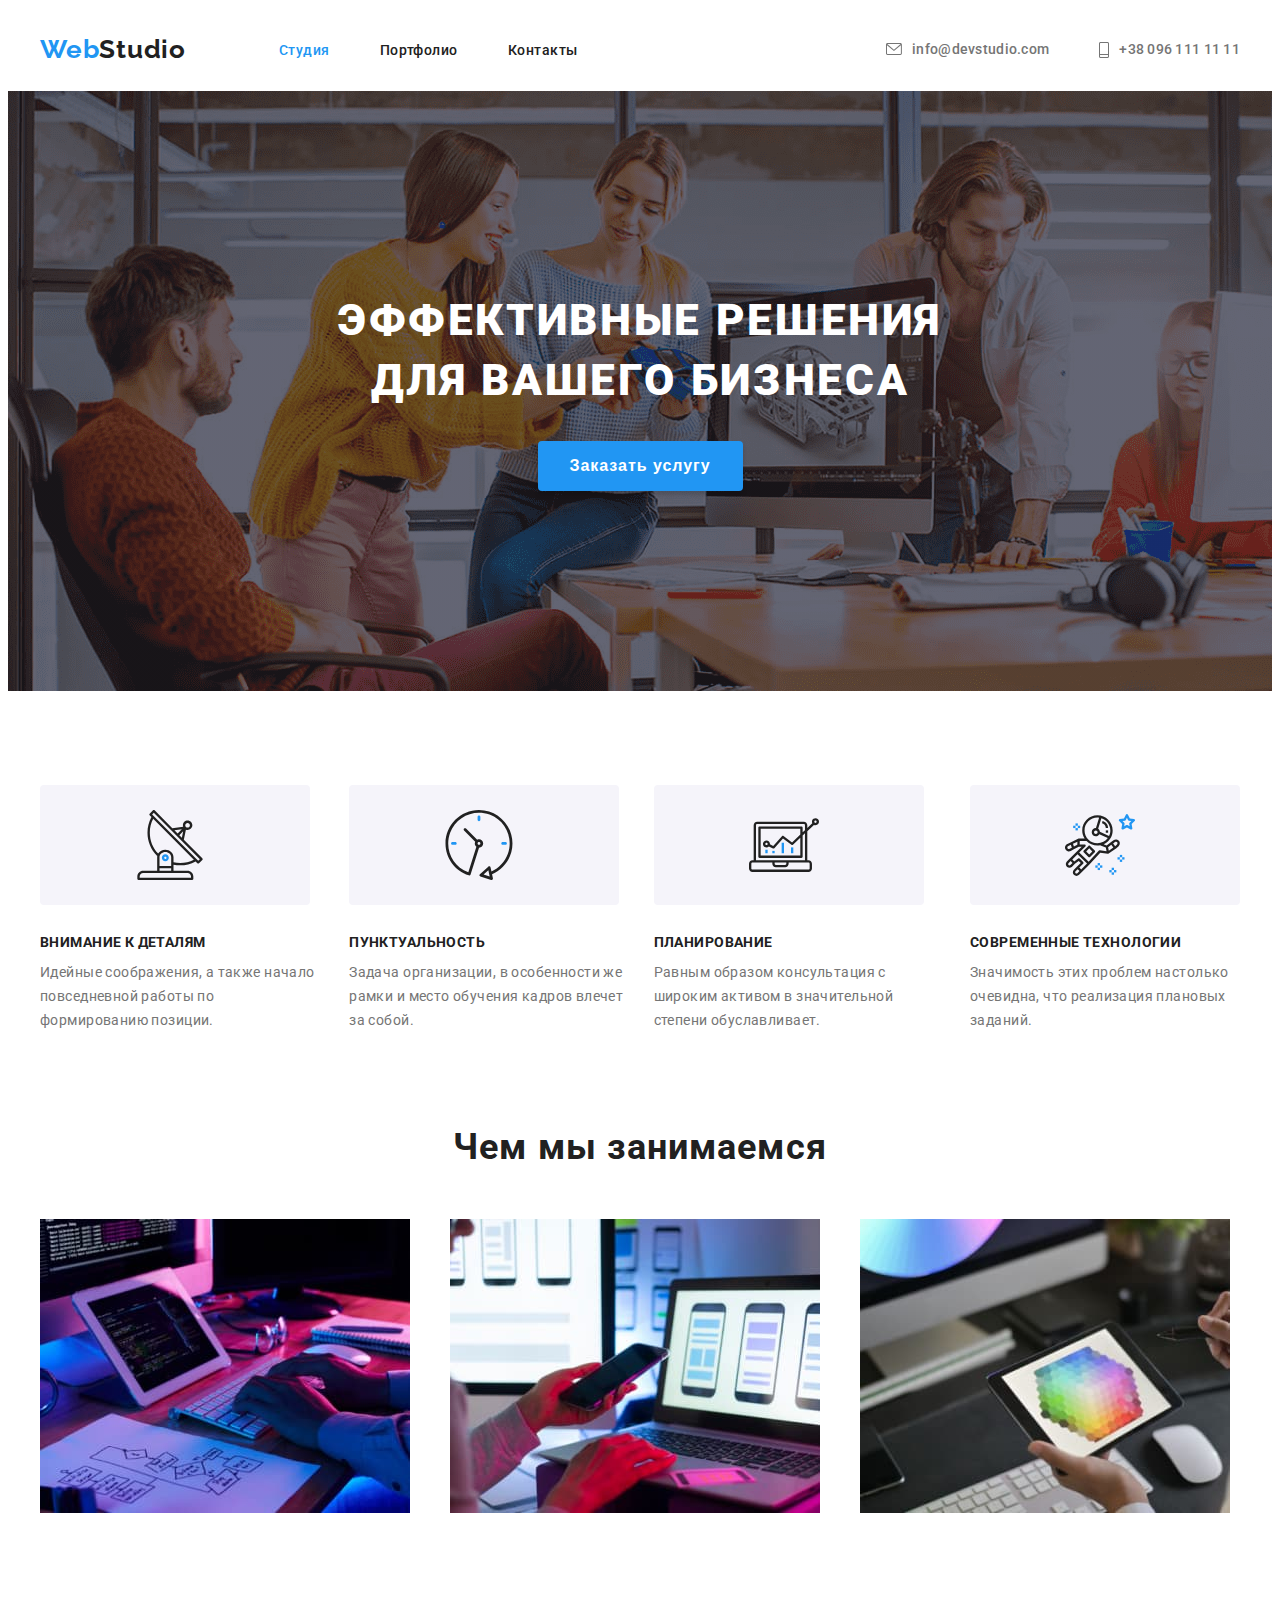
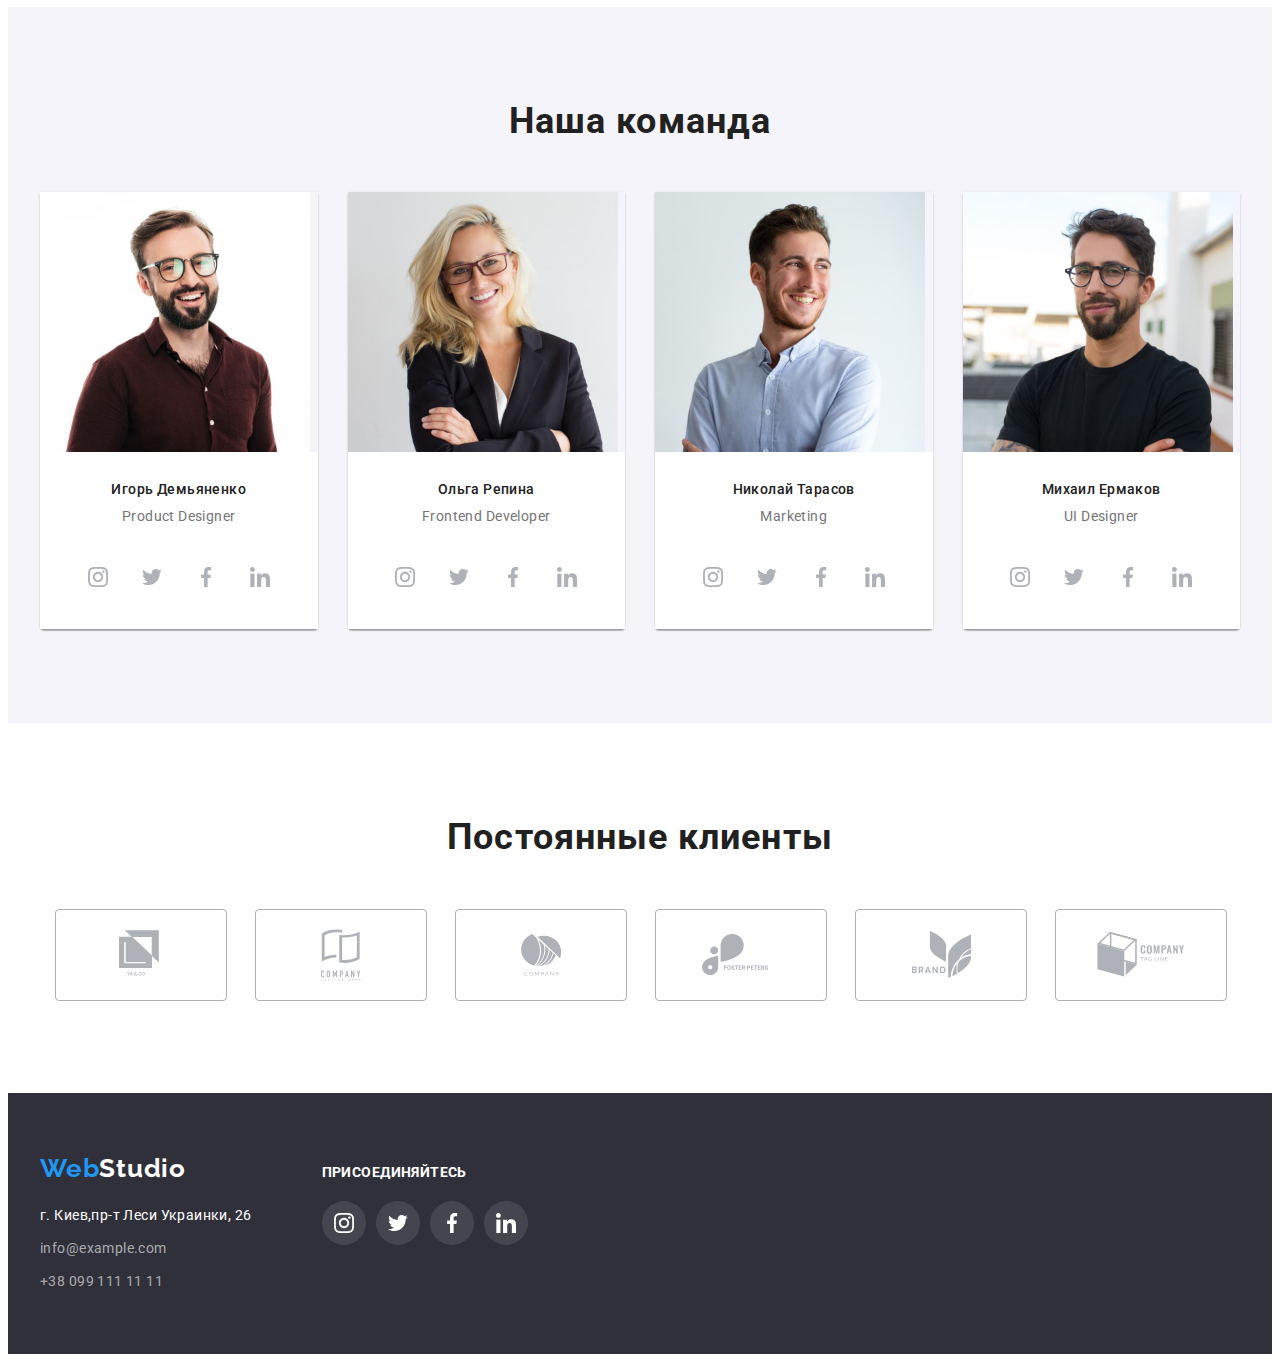
<file: index.html>
<!DOCTYPE html>
<html lang="ru">
<head>
    <meta charset="UTF-8">
    <meta name="viewport" content="width=device-width, initial-scale=1.0">
    <title>goit-markup-hw-04</title>
    <link rel="stylesheet" href="https://cdnjs.cloudflare.com/ajax/libs/modern-normalize/1.0.0/modern-normalize.min.css" integrity="sha512-ISS7cAi1PEhQ8jnbJpJZMd29NlhNj4AWYyLOSp2CE/CsHxTCu+r+t0D2yoJudVrd0/8fTVPUVDzY5Tvli75u/g==" crossorigin="anonymous" />
    <link rel="preconnect" href="https://fonts.gstatic.com">
    <link rel="preconnect" href="https://fonts.gstatic.com">
    <link href="https://fonts.googleapis.com/css2?family=Raleway:wght@700&family=Roboto:wght@400;500;700;900&display=swap" rel="stylesheet">
    <link rel="stylesheet" href="CSS/style.css">
</head>

<body>
    <header>
        <div class="container main-nav">
        <nav class="navigation">
            
            <a href="./index.html" class="link studio"><span class="web">Web</span>Studio</a>

            <ul class="site-nav">
                <li class="item"><a href="./index.html" class="active">Студия</a></li>
                <li class="item"><a href="./portfolio.html" class="nav"> Портфолио</a></li>
                <li class="item"><a href="" class="nav"> Контакты</a></li>
            </ul>

        </nav>

        <ul class="auth-nav">
            <li class="item">
                <a href="mailto:info@devstudio.com" class="info">
                <svg class="icon" width="16" height="12">
                    <use href="./Images/SVG-img/sprite.svg#icon-mail"></use>
                    </svg>
                    info@devstudio.com
            </a>
        </li>
            <li class="item">
                <a href="tel:+380991111111" class="info">
                    <svg class="icon" width="10" height="16">
                        <use href="./Images/SVG-img/sprite.svg#icon-tel"></use>
                    </svg>
                        +38 096 111 11 11
                    </a>
                </li>
        </ul>
    </div>
    </header>

    <main>
                                                    <!-- HERO -->
    <section class="hero">
        <div class="container">
        <h1 class="title">Эффективные решения<br> для вашего бизнеса</h1>

        <button type="button" class="button">Заказать услугу</button>
        </div>
    </section>

                                                <!-- Список качеств -->
    <section class="section qulity">
        <div class="container">
            <ul class="feature-list">
            <li class="item">
                <div class="thumb">
                <svg class="icon" width="70" height="70">
                    <use href="./Images/SVG-img/sprite.svg#icon-antenna"></use>
                </svg>
            </div>
                <h3 class="title">Внимание к деталям</h3>
                <p class="text">Идейные соображения, а также начало повседневной работы по формированию позиции.</p>
        
            </li>
            <li class="item">
                <div class="thumb">
                    <svg class="icon" width="70" height="70">
                        <use href="./Images/SVG-img/sprite.svg#icon-clock"></use>
                    </svg>
                </div>
                <h3 class="title">Пунктуальность</h3>
                <p class="text">Задача организации, в особенности же рамки и место обучения кадров влечет за собой.</p>
            </li>
            <li class="item">
                <div class="thumb">
                    <svg class="icon" width="70" height="70">
                        <use href="./Images/SVG-img/sprite.svg#icon-diagram"></use>
                    </svg>
                </div>
                <h3 class="title">Планирование</h3>
                <p class="text">Равным образом консультация с широким активом в значительной степени обуславливает.</p>
            </li>
            <li class="item">
                <div class="thumb">
                    <svg class="icon" width="70" height="70">
                        <use href="./Images/SVG-img/sprite.svg#icon-astronaut"></use>
                    </svg>
                </div>
                <h3 class="title">Современные технологии</h3>
                <p class="text">Значимость этих проблем настолько очевидна, что реализация плановых заданий.</p>
             </li>
             
        </ul>
    </div>
    </section>

                                            <!-- Чем мы занимаемся -->

<section class="section">

    <div class="container">
        <h2 class="suptitle">Чем мы занимаемся</h2>
        <ul class="suptitle-list">
            <li class="item"><img src="./Images/desktop.jpg" alt="desktop" width="370" height="294"></li>
            <li class="item"><img src="./Images/telephone.jpg" alt="telephone" width="370" height="294"></li>
            <li class="item"><img src="./Images/laptop.jpg" alt="laptop" width="370" height="294"></li>
        </ul>
    </div>
</section>

                                                <!-- Наша команда -->
    <section  class="team">
<div class="container">
    <h2 class="suptitle">Наша команда</h2>
    <ul class="team-list">
        <li class="item width-team">
            <img src="./Images/igor.jpg" alt="Игорь Демьяненко" width="270" height=260>
        <div class="container-team">
            <h3 class="title">Игорь Демьяненко</h3>
            <p lang="en" class="text">Product Designer</p>
            <ul class="team-social__list">
                <li class="team-social__items">
                    <a href="" class="team-social__link">
                        <svg class="team-social__icon" width="20" height="20">
                            <use href="./Images/SVG-img/sprite.svg#icon-instagram"></use>
                        </svg>
                    </a>
                </li>
                <li class="team-social__items">
                    <a href="" class="team-social__link">
                        <svg class="team-social__icon" width="20" height="20">
                            <use  href="./Images/SVG-img/sprite.svg#icon-twiter"></use>
                        </svg>
                    </a>
                </li>
                <li class="team-social__items">
                    <a href="" class="team-social__link">
                        <svg class="team-social__icon" width="20" height="20">
                            <use  href="./Images/SVG-img/sprite.svg#icon-facebook"></use>
                        </svg>
                    </a>
                </li>
                <li class="team-social__items">
                    <a href="" class="team-social__link">
                        <svg class="team-social__icon" width="20" height="20">
                            <use  href="./Images/SVG-img/sprite.svg#icon-linkedin"></use>
                        </svg>
                    </a>
                </li>
            </ul>
        </div>
        </li>
        <li class="item width-team">
            <img src="./Images/olga.jpg" alt="Ольга Репина" width="270" height=260>
        <div class="container-team">
            <h3 class="title">Ольга Репина</h3>
            <p lang="en" class="text">Frontend Developer</p>
            <ul class="team-social__list">
                <li class="team-social__items">
                    <a href="" class="team-social__link">
                        <svg class="team-social__icon" width="20" height="20">
                            <use href="./Images/SVG-img/sprite.svg#icon-instagram"></use>
                        </svg>
                    </a>
                </li>
                <li class="team-social__items">
                    <a href="" class="team-social__link">
                        <svg class="team-social__icon" width="20" height="20">
                            <use href="./Images/SVG-img/sprite.svg#icon-twiter"></use>
                        </svg>
                    </a>
                </li>
                <li class="team-social__items">
                    <a href="" class="team-social__link">
                        <svg class="team-social__icon" width="20" height="20">
                            <use href="./Images/SVG-img/sprite.svg#icon-facebook"></use>
                        </svg>
                    </a>
                </li>
                <li class="team-social__items">
                    <a href="" class="team-social__link">
                        <svg class="team-social__icon" width="20" height="20">
                            <use href="./Images/SVG-img/sprite.svg#icon-linkedin"></use>
                        </svg>
                    </a>
                </li>
            </ul>
        </div>
        </li>
        <li class="item width-team">
            <img src="./Images/nikolay.jpg" alt="Николай Тарасов" width="270" height=260>
        <div class="container-team">
            <h3 class="title">Николай Тарасов</h3>
            <p lang="en" class="text">Marketing</p>
            <ul class="team-social__list">
                <li class="team-social__items">
                    <a href="" class="team-social__link">
                        <svg class="team-social__icon" width="20" height="20">
                            <use href="./Images/SVG-img/sprite.svg#icon-instagram"></use>
                        </svg>
                    </a>
                </li>
                <li class="team-social__items">
                    <a href="" class="team-social__link">
                        <svg class="team-social__icon" width="20" height="20">
                            <use href="./Images/SVG-img/sprite.svg#icon-twiter"></use>
                        </svg>
                    </a>
                </li>
                <li class="team-social__items">
                    <a href="" class="team-social__link">
                        <svg class="team-social__icon" width="20" height="20">
                            <use href="./Images/SVG-img/sprite.svg#icon-facebook"></use>
                        </svg>
                    </a>
                </li>
                <li class="team-social__items">
                    <a href="" class="team-social__link">
                        <svg class="team-social__icon" width="20" height="20">
                            <use href="./Images/SVG-img/sprite.svg#icon-linkedin"></use>
                        </svg>
                    </a>
                </li>
            </ul>
        </div>
        </li>
        <li class="item width-team">
            <img src="./Images/mikhail.jpg" alt="Михаил Ермаков" width="270" height=260>
        <div class="container-team">
            <h3 class="title">Михаил Ермаков</h3>
            <p lang="en" class="text">UI Designer</p>
            <ul class="team-social__list">
                <li class="team-social__items">
                    <a href="" class="team-social__link">
                        <svg class="team-social__icon" width="20" height="20">
                            <use href="./Images/SVG-img/sprite.svg#icon-instagram"></use>
                        </svg>
                    </a>
                </li>
                <li class="team-social__items">
                    <a href="" class="team-social__link">
                        <svg class="team-social__icon" width="20" height="20">
                            <use href="./Images/SVG-img/sprite.svg#icon-twiter"></use>
                        </svg>
                    </a>
                </li>
                <li class="team-social__items">
                    <a href="" class="team-social__link">
                        <svg class="team-social__icon" width="20" height="20">
                            <use href="./Images/SVG-img/sprite.svg#icon-facebook"></use>
                        </svg>
                    </a>
                </li>
                <li class="team-social__items">
                    <a href="" class="team-social__link">
                        <svg class="team-social__icon" width="20" height="20">
                            <use href="./Images/SVG-img/sprite.svg#icon-linkedin"></use>
                        </svg>
                    </a>
                </li>
            </ul>
        </div>
        </li>
    </ul>
</div>
    </section>
                                                <!-- Clients -->
   <section class="section-clients">
       <div class="container">
        <h2 class="title">Постоянные клиенты</h2>

        <ul class="clients-list">
            <li class="clients-item clients-thumb">
                <a href="" class="clients-link">
                    <svg class="clients-list-icon" width="44" height="49">
                        <use href="./Images/SVG-img/sprite.svg#icon-yago"></use>
                    </svg>
                </a>
            </li>
            <li class="clients-item clients-thumb">
                <a href="" class="clients-link">
                    <svg class="clients-list-icon" width="40" height="52">
                        <use href="./Images/SVG-img/sprite.svg#icon-company"></use>
                    </svg>
                </a>
            </li>
            <li class="clients-item clients-thumb">
                <a href="" class="clients-link">
                    <svg class="clients-list-icon" width="41" height="42">
                        <use href="./Images/SVG-img/sprite.svg#icon-company2"></use>
                    </svg>
                </a>
            </li>
            <li class="clients-item clients-thumb">
                <a href="" class="clients-link">
                    <svg class="clients-list-icon" width="79" height="42">
                        <use href="./Images/SVG-img/sprite.svg#icon-foster-petrs"></use>
                    </svg>
                </a>
            </li>
            <li class="clients-item clients-thumb">
                <a href="" class="clients-link">
                    <svg class="clients-list-icon" width="59" height="47">
                        <use href="./Images/SVG-img/sprite.svg#icon-brand"></use>
                    </svg>
                </a>
            </li>
            <li class="clients-item clients-thumb">
                <a href="" class="clients-link">
                    <svg class="clients-list-icon" width="88" height="45">
                        <use href="./Images/SVG-img/sprite.svg#icon-tagline"></use>
                    </svg>
                </a>
            </li>
        </ul>
       </div>

   </section>

</main>
                                                <!-- FOOTER -->

<footer class="footer">
    <div class="container contain">
        
        <div class="contain-left">
        <div class="logo">
        <a href="./index.html" class="studio"><span class="web">Web</span>Studio</a>
        </div>

        <address class="add">
            <a href="https://goo.gl/maps/XajfWDtzmyo4P4pL7" target="blanck" rel="noopener nooreferrer" class="addres">г. Киев,пр-т Леси Украинки, 26</a>
            <a href="mailto:info@example.com" class="footer-info">info@example.com</a>
            <a href="tel:+380991111111" class="footer-info">+38 099 111 11 11</a>
        </address>
        </div>

        <div class="contain-right">
            <p class="title">присоединяйтесь</p>
            <ul class="social-list">
            <li class="social-list__item">
                <a href="" class="social-list__link">
                    <svg class="social-list-icon" width="20" height="20">
                        <use href="./Images/SVG-img/sprite.svg#icon-instagram"></use>
                    </svg>
                </a>
            </li>
            <li class="social-list__item">
                <a href="" class="social-list__link">
                    <svg class="social-list-icon" width="20" height="20">
                        <use href="./Images/SVG-img/sprite.svg#icon-twiter"></use>
                    </svg>
                </a>
            </li>
            <li class="social-list__item">
                <a href="" class="social-list__link">
                    <svg class="social-list-icon" width="20" height="20">
                        <use href="./Images/SVG-img/sprite.svg#icon-facebook"></use>
                    </svg>
                </a>
            </li>
            <li class="social-list__item">
                <a href="" class="social-list__link">
                    <svg class="social-list-icon" width="20" height="20">
                        <use href="./Images/SVG-img/sprite.svg#icon-linkedin"></use>
                    </svg>
                </a>
            </li>
            </ul>
        </div>
        
    </div>
</footer>

</body>

</html>
</file>
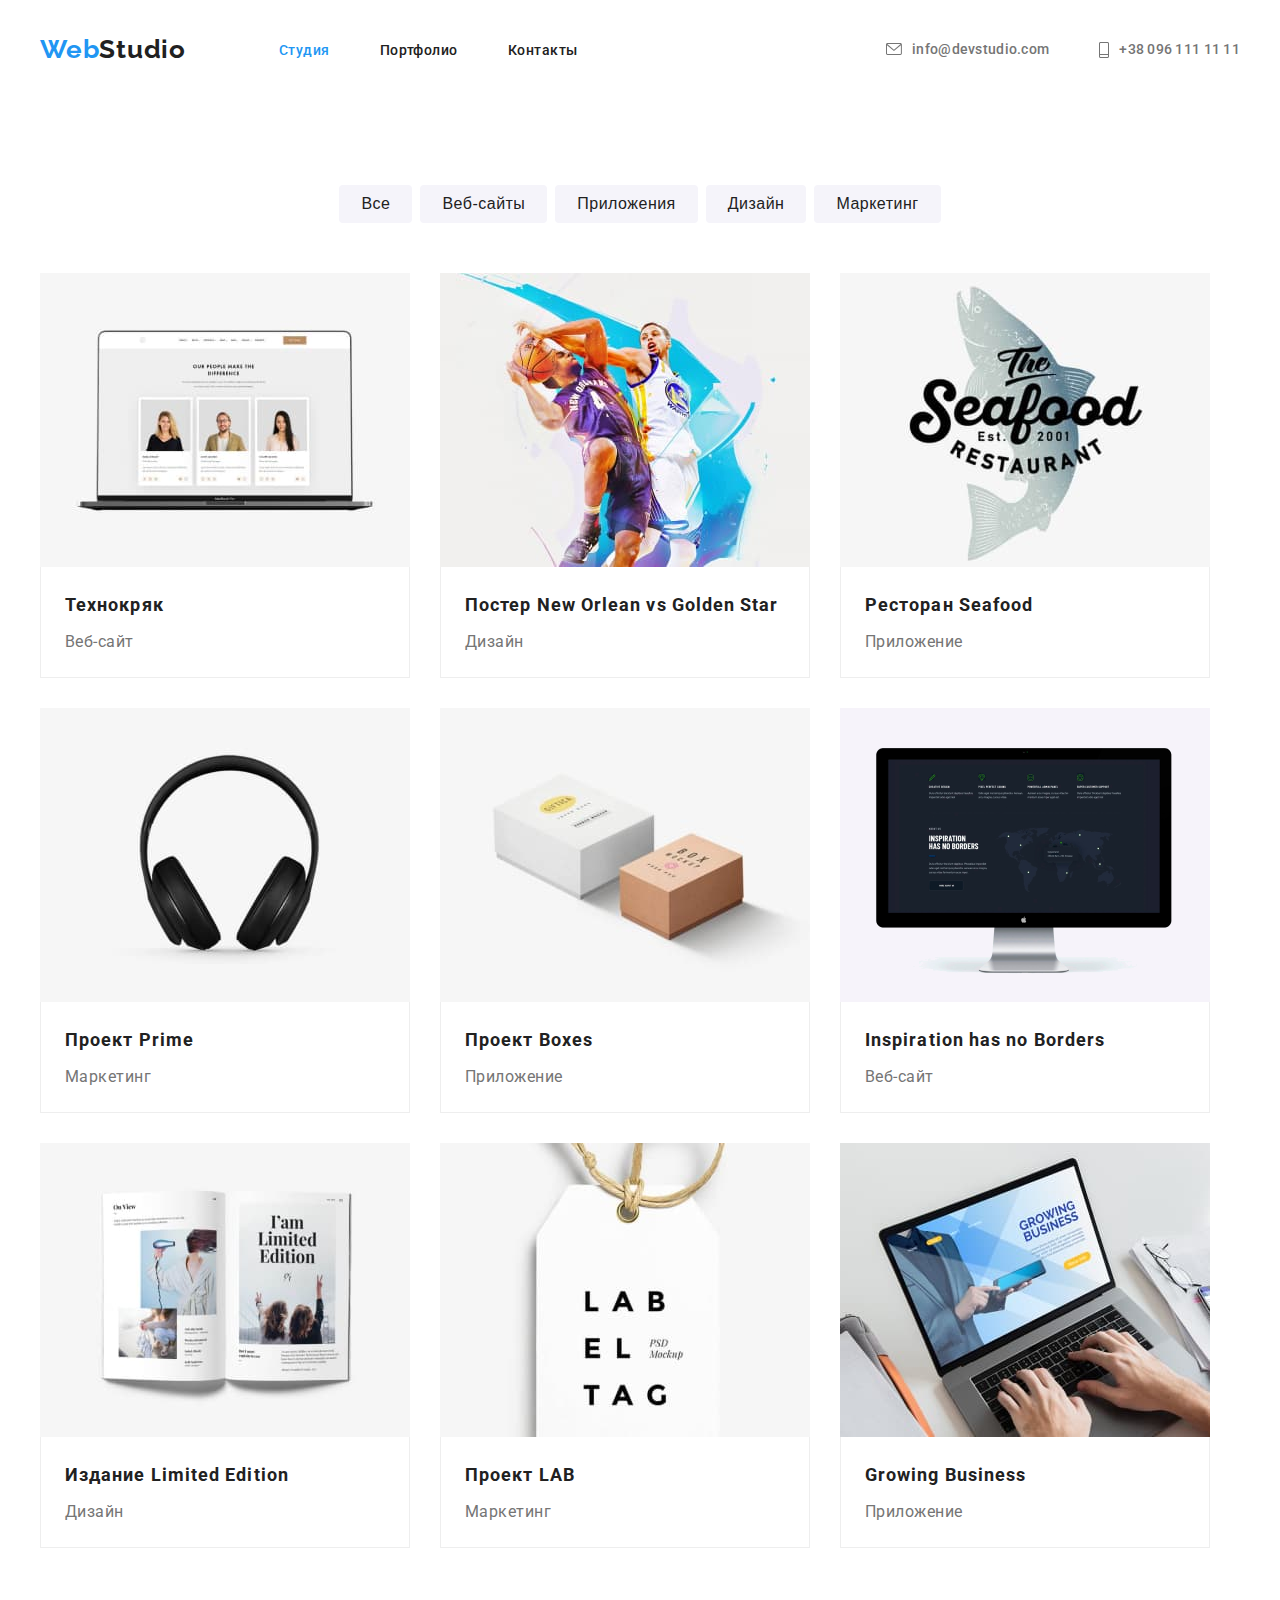
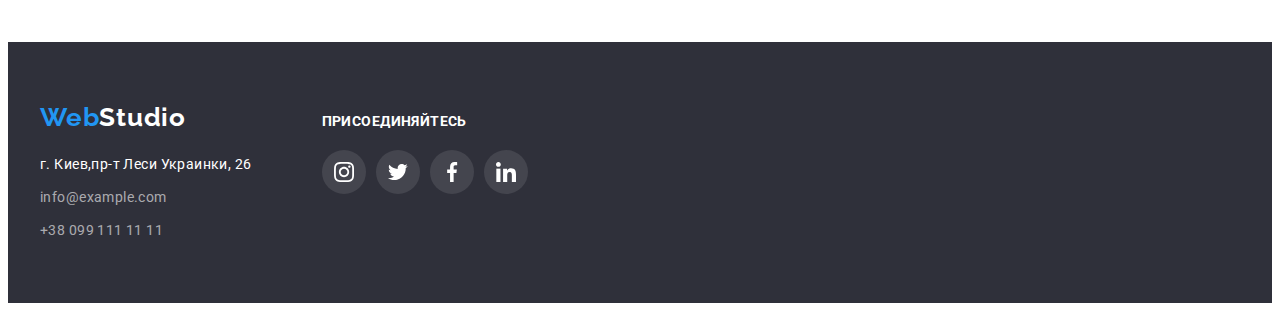
<file: portfolio.html>
<!DOCTYPE html>
<html lang="ru">
<head>
    <meta charset="UTF-8">
    <meta name="viewport" content="width=device-width, initial-scale=1.0">
    <title>goit-markup-hw-04</title>
    <link rel="stylesheet" href="https://cdnjs.cloudflare.com/ajax/libs/modern-normalize/1.0.0/modern-normalize.min.css" integrity="sha512-ISS7cAi1PEhQ8jnbJpJZMd29NlhNj4AWYyLOSp2CE/CsHxTCu+r+t0D2yoJudVrd0/8fTVPUVDzY5Tvli75u/g==" crossorigin="anonymous" />
    <link rel="preconnect" href="https://fonts.gstatic.com">
    <link rel="preconnect" href="https://fonts.gstatic.com">
    <link href="https://fonts.googleapis.com/css2?family=Raleway:wght@700&family=Roboto:wght@400;500;700;900&display=swap" rel="stylesheet">
    <link rel="stylesheet" href="CSS/style.css">
</head>

<body>
    <header>
        <div class="container main-nav">
            <nav class="navigation">
    
                <a href="./index.html" class="link studio"><span class="web">Web</span>Studio</a>
    
                <ul class="site-nav">
                    <li class="item"><a href="./index.html" class="active">Студия</a></li>
                    <li class="item"><a href="./portfolio.html" class="nav"> Портфолио</a></li>
                    <li class="item"><a href="" class="nav"> Контакты</a></li>
                </ul>
    
            </nav>
    
            <ul class="auth-nav">
                <li class="item">
                    <a href="mailto:info@devstudio.com" class="info">
                        <svg class="icon" width="16" height="12">
                            <use href="./Images/SVG-img/sprite.svg#icon-mail"></use>
                        </svg>
                        info@devstudio.com
                    </a>
                </li>
                <li class="item">
                    <a href="tel:+380991111111" class="info">
                        <svg class="icon" width="10" height="16">
                            <use href="./Images/SVG-img/sprite.svg#icon-tel"></use>
                        </svg>
                        +38 096 111 11 11
                    </a>
                </li>
            </ul>
        </div>
    </header>

    <main>

<section class="portfolio">

    <div class="container">
        <h1 class="visually-hidden">Портфолио</h1>
        
        <ul class="buttons">
            <li class="item"><button type="button" class="btn">Все</button></li>
            <li class="item"><button type="button" class="btn">Веб-сайты</button></li>
            <li class="item"><button type="button" class="btn">Приложения</button></li>
            <li class="item"><button type="button" class="btn">Дизайн</button></li>
            <li class="item"><button type="button" class="btn">Маркетинг</button></li>
        </ul>
        
        <ul class="list">
            <li class="items">
                <a href="" class="portfolio-link">
                    <img src="./Images/portfolio/img-portf.jpg" alt="фото ноутбука" width=370 height=294>
                    <div class="cont-border">
                        <h2 class="title">Технокряк</h2>
                        <p class="text">Веб-сайт</p>
                    </div>
                </a>
            </li>
            <li class="items">
                <a href="" class="portfolio-link">
                    <img src="./Images/portfolio/basket.jpg" alt="баскетбол" width=370 height=294>
                    <div class="cont-border">
                        <h2 class="title">Постер New Orlean vs Golden Star</h2>
                        <p class="text">Дизайн</p>
                    </div>
                </a>
            </li>
        
            <li class="items">
                <a href="" class="portfolio-link">
                    <img src="./Images/portfolio/seafood.jpg" alt="Ресторан Seafood" width=370 height=294>
                    <div class="cont-border">
                        <h2 class="title">Ресторан Seafood</h2>
                        <p class="text">Приложение</p>
                    </div>
                </a>
            </li>
        
            <li class="items">
                <a href="" class="portfolio-link">
                    <img src="./Images/portfolio/headphone.jpg" alt="наушники" width=370 height=294>
                    <div class="cont-border">
                        <h2 class="title">Проект Prime</h2>
                        <p class="text">Маркетинг</p>
                    </div>
                </a>
            </li>
        
            <li class="items">
               <a href="" class="portfolio-link">
                    <img src="./Images/portfolio/box.jpg" alt="коробки" width=370 height=294>
                    <div class="cont-border">
                        <h2 class="title">Проект Boxes</h2>
                        <p class="text">Приложение</p>
                    </div>
               </a>
            </li>
        
            <li class="items">
               <a href="" class="portfolio-link">
                    <img src="./Images/portfolio/appdesktop.jpg" alt="монитор" width=370 height=294>
                    <div class="cont-border">
                        <h2 class="title">Inspiration has no Borders</h2>
                        <p class="text">Веб-сайт</p>
                    </div>
               </a>
            </li>
        
            <li class="items">
                <a href="" class="portfolio-link">
                    <img src="./Images/portfolio/book.jpg" alt="книга" width=370 height=294>
                    <div class="cont-border">
                        <h2 class="title">Издание Limited Edition</h2>
                        <p class="text">Дизайн</p>
                    </div>
                </a>
            </li>
        
            <li class="items">
                <a href="" class="portfolio-link">
                    <img src="./Images/portfolio/labeltag.jpg" alt="лейбл" width=370 height=294>
                    <div class="cont-border">
                        <h2 class="title">Проект LAB</h2>
                        <p class="text">Маркетинг</p>
                    </div>
                </a>
            </li>
        
            <li class="items">
                <a href="" class="portfolio-link">
                    <img src="./Images/portfolio/laptop.jpg" alt="ноутбук" width=370 height=294>
                    <div class="cont-border">
                        <h2 class="title">Growing Business</h2>
                        <p class="text">Приложение</p>
                    </div>
                </a>
            </li>
        </ul>
    </div>
</section>
</main>

<footer class="footer">
    <div class="container contain">

        <div class="contain-left">
            <div class="logo">
                <a href="./index.html" class="studio"><span class="web">Web</span>Studio</a>
            </div>

            <address class="add">
                <a href="https://goo.gl/maps/XajfWDtzmyo4P4pL7" target="blanck" rel="noopener nooreferrer"
                    class="addres">г. Киев,пр-т Леси Украинки, 26</a>
                <a href="mailto:info@example.com" class="footer-info">info@example.com</a>
                <a href="tel:+380991111111" class="footer-info">+38 099 111 11 11</a>
            </address>
        </div>

        <div class="contain-right">
            <p class="title">присоединяйтесь</p>
            <ul class="social-list">
                <li class="social-list__item">
                    <a href="" class="social-list__link">
                        <svg class="social-list-icon" width="20" height="20">
                            <use href="./Images/SVG-img/sprite.svg#icon-instagram"></use>
                        </svg>
                    </a>
                </li>
                <li class="social-list__item">
                    <a href="" class="social-list__link">
                        <svg class="social-list-icon" width="20" height="20">
                            <use href="./Images/SVG-img/sprite.svg#icon-twiter"></use>
                        </svg>
                    </a>
                </li>
                <li class="social-list__item">
                    <a href="" class="social-list__link">
                        <svg class="social-list-icon" width="20" height="20">
                            <use href="./Images/SVG-img/sprite.svg#icon-facebook"></use>
                        </svg>
                    </a>
                </li>
                <li class="social-list__item">
                    <a href="" class="social-list__link">
                        <svg class="social-list-icon" width="20" height="20">
                            <use href="./Images/SVG-img/sprite.svg#icon-linkedin"></use>
                        </svg>
                    </a>
                </li>
            </ul>
        </div>

    </div>
</footer>

</body>

</html>
</file>
<file: CSS/style.css>
/* Цвета текста (все цвета на стр)
text-color
color: #212121;
color: #2196F3;
color: #757575;
color: #FFFFFF;
color: rgba(255, 255, 255, 0.6);
*/

/* Background
background: #2F303A;
 */

:root {
  --praimary-text-color: #212121;
  --title-text-color: #757575;
  --accent-color: #2196f3;
  --white-color: #ffffff;
  --back-color: #2f303a;
  --backgroundcolor-team: #f5f4fa;
}

body {
  color: var(--praimary-text-color);
  background-color: var(--white-color);
  font-family: Roboto, sans-serif;
  letter-spacing: 0.03em;
}

h1,
h2,
h3,
h4,
h5,
h6,
p {
  margin: 0;
  padding: 0;
}

ul {
  list-style-type: none;
  margin: 0;
  padding: 0;
}

a {
  text-decoration: none;
  color: inherit;
}

img {
  display: block;
  /* max-width: 100%;
  height: auto; */
}

.active {
  color: var(--accent-color);

  font-weight: 500;
  font-size: 14px;
  line-height: 1.2;
  letter-spacing: 0.03em;

  padding-top: 20px;
  padding-bottom: 20px;
}
.active:hover,
.active:focus {
  color: var(--praimary-text-color);
}

.container {
  width: 1200px;
  padding-left: 15px;
  padding-right: 15px;
  margin: 0 auto;

  /* outline: 1px solid red; */
}

.section {
  padding-bottom: 94px;
}

/* HEADER*/
.main-nav {
  display: flex;
  align-items: center;
}

.web {
  color: var(--accent-color);

  font-family: "Raleway", sans-serif;
  font-weight: 700;
  font-size: 26px;
  line-height: 1.2;
  letter-spacing: 0.03em;
}

.studio {
  color: var(--praimary-text-color);

  font-family: "Raleway", sans-serif;
  font-weight: 700;
  font-size: 26px;
  line-height: 1.2;
  letter-spacing: 0.03em;
}

/* site-nav */
.site-nav {
  display: flex;
  margin-left: 93px;
  padding-top: 32px;
  padding-bottom: 32px;
}
.site-nav .item + .item {
  margin-left: 50px;
}

/* auth-nav */
.auth-nav {
  display: flex;
  margin-left: auto;
  padding-top: 32px;
  padding-bottom: 32px;
}
.auth-nav .item + .item {
  margin-left: 50px;
}

.auth-nav .info {
  display: flex;
  align-items: center;
}

.icon {
  margin-right: 10px;
  fill: var(--title-text-color);
}

/* .auth-nav .mail::before {
  content: "";
  width: 16px;
  height: 12px;
  margin-right: 10px;
  background-color: red;
  background-image: url(../Images/SVG-img/envelope.png);
  background-size: contain;
  background-repeat: no-repeat;
}

.auth-nav .tel::before {
  content: "";
  width: 10px;
  height: 16px;
  margin-right: 10px;
  background-color: red;
  background-image: url(../Images/SVG-img/Vector.png);
  background-size: contain;
  background-repeat: no-repeat;
} */

/*  navigation */

.navigation {
  display: flex;
  align-items: center;
}
.nav {
  color: var(--praimary-text-color);

  font-weight: 500;
  font-size: 14px;
  line-height: 1.1;

  padding-top: 20px;
  padding-bottom: 20px;
}
.nav:hover,
.nav:focus {
  color: var(--accent-color);
}

.info {
  font-weight: 500;
  font-size: 14px;
  line-height: 1.14;
  letter-spacing: 0.02em;

  color: var(--title-text-color);
}

.info:hover,
.info:focus {
  color: var(--accent-color);
}

.info:hover .icon,
.info:focus .icon {
  fill: var(--accent-color);
}

.text {
  margin: 0;

  color: var(--title-text-color);

  font-weight: 400;
  font-size: 14px;
  line-height: 1.2;
  letter-spacing: 0.03em;
}

/*HERO*/

.hero {
  max-width: 1600px;
  margin: 0 auto;

  background-image: linear-gradient(
      rgba(47, 48, 58, 0.4),
      rgba(47, 48, 58, 0.4)
    ),
    url(../Images/hero-bgc-min.png);
  background-repeat: no-repeat;
  background-size: cover;
  background-color: var(--back-color);
  padding-top: 200px;
  padding-bottom: 200px;

  text-align: center;
}

.hero .title {
  margin-bottom: 30px;

  color: var(--white-color);

  font-weight: 900;
  font-size: 44px;
  line-height: 1.36;
  letter-spacing: 0.06em;
  text-transform: uppercase;
}

.button {
  display: inline-block;
  text-align: center;
  padding: 10px 32px;
  border-radius: 4px;

  font-weight: 700;
  font-size: 16px;
  line-height: 1.9;
  letter-spacing: 0.06em;
  cursor: pointer;
  border: none;

  color: var(--white-color);
  background-color: var(--accent-color);
  box-shadow: 0px 4px 4px rgba(0, 0, 0, 0.15);
}

.button:hover {
  background-color: #188ce8;
}

/* Список качеств */

.qulity {
  padding-top: 94px;
}

.feature-list {
  display: flex;
}

.feature-list .item {
  width: calc((100%-90px) / 4);
  margin-right: 30px;
  margin-left: 0;
}

.thumb {
  display: flex;
  justify-content: center;
  align-items: center;
  width: 270px;
  height: 120px;
  margin-bottom: 30px;
  background-color: #f5f4fa;
  border-radius: 4px;
}

.feature-list .item:last-child {
  margin-right: 0;
}

.section .title {
  margin: 0;
  margin-bottom: 10px;

  font-weight: 700;
  font-size: 14px;
  line-height: 1.14;
  letter-spacing: 0.03em;
  text-transform: uppercase;
}
.feature-list .text {
  font-weight: 400;
  font-size: 14px;
  line-height: 1.71;
  letter-spacing: 0.03em;
}

/* Чем мы занимаемся */

.suptitle-list {
  display: flex;
  flex-wrap: wrap;
  margin-left: -30px;
  margin-top: -30px;
}

.suptitle-list .item {
  flex-basis: calc(100% / 3 - 30px);
  margin-left: 30px;
  margin-top: 30px;
}

/* Наша команда*/
.team-list {
  display: flex;
  flex-wrap: wrap;
  margin-left: -30px;
  margin-top: -30px;
}

.team-list .item {
  flex-basis: calc(100% / 4 - 30px);
  margin-left: 30px;
  margin-top: 30px;
}

.team {
  background-color: var(--backgroundcolor-team);
  padding-top: 94px;
  padding-bottom: 94px;
}

.team .title {
  margin-bottom: 10px;

  font-weight: 500;
  font-size: 14px;
  line-height: 1.14;
  letter-spacing: 0.03em;
}

.container-team {
  padding: 30px;
  text-align: center;

  background-color: var(--white-color);
}

.container-team .text {
  margin-bottom: 30px;
}

.suptitle {
  margin-top: 0;
  margin-bottom: 50px;

  font-weight: 700;
  font-size: 36px;
  line-height: 1.16;
  text-align: center;
  letter-spacing: 0.03em;
}

.width-team {
  box-shadow: 0px 1px 3px rgba(0, 0, 0, 0.12), 0px 1px 1px rgba(0, 0, 0, 0.14),
    0px 2px 1px rgba(0, 0, 0, 0.2);
  border-radius: 0px 0px 4px 4px;
}

.team-social__list {
  display: flex;
  justify-content: center;
  text-align: center;
}

.team-social__items {
  width: 44px;
  height: 44px;
  border-radius: 50%;
  margin-right: 10px;
}
.team-social__items:last-child {
  margin-right: 0px;
}

.team-social__link {
  display: flex;
  justify-content: center;
  align-items: center;
  width: 100%;
  height: 100%;
  fill: #afb1b8;
}

.team-social__link:hover,
.team-social__link:focus {
  width: 100%;
  height: 100%;
  border-radius: 50%;
  background-color: var(--accent-color);
  fill: var(--white-color);
}

/* CLients */
.section-clients {
  padding-top: 94px;
  padding-bottom: 94px;
}
.section-clients .title {
  text-align: center;
  margin-bottom: 50px;
  font-weight: 700;
  font-size: 36px;
  line-height: 1.16;
  letter-spacing: 0.03em;

  color: var(--praimary-text-color);
}

.clients-list {
  display: flex;
  justify-content: center;
  text-align: center;
  margin-right: -30px;
}

.clients-item {
  flex-basis: calc(100% / 6 - 30);
  margin-right: 30px;
}
.section-clients .item:last-child {
  margin-right: 0;
}

.clients-thumb {
  width: 170px;
  height: 90px;
  box-sizing: border-box;
}

.clients-link {
  display: flex;
  justify-content: center;
  align-items: center;
  border: 1px solid #afb1b8;
  border-radius: 4px;
  width: 100%;
  height: 100%;

  fill: #afb1b8;
}

.clients-link:hover,
.clients-link:focus {
  width: 100%;
  height: 100%;
  border: 1px solid var(--accent-color);
  fill: var(--accent-color);
  border-radius: 4px;
}

/* FOOTER */
.footer {
  padding-top: 60px;
  padding-bottom: 60px;

  background-color: var(--back-color);
}

.footer .studio {
  display: inline-block;
  color: var(--white-color);

  font-family: "Raleway", sans-serif;
  font-weight: 700;
  font-size: 26px;
  line-height: 1.2;
  letter-spacing: 0.03em;
}

.addres {
  color: var(--white-color);

  font-style: normal;
  font-weight: 400;
  font-size: 14px;
  line-height: 1.71;
  letter-spacing: 0.03em;
}

.footer-info {
  color: rgba(255, 255, 255, 0.6);

  font-style: normal;
  font-weight: 400;
  font-size: 14px;
  line-height: 1.71;
  letter-spacing: 0.03em;
}

.logo {
  margin-bottom: 20px;
}

.add {
  display: flex;
  flex-direction: column;
}
.add a + a {
  margin-top: 9px;
}

.contain {
  display: flex;
  align-items: baseline;
}

.contain-left {
  margin-right: 70px;
}

.contain-right {
  display: flex;
  flex-direction: column;
  width: 206px;
  height: 80px;
}

.contain-right .title {
  text-align: left;

  font-weight: 700;
  font-size: 14px;
  line-height: 1.14;
  letter-spacing: 0.03em;
  text-transform: uppercase;

  color: var(--white-color);
}

.contain-right .social-list {
  display: flex;
  justify-content: center;
  text-align: center;
  margin-top: 20px;
}
.social-list__item {
  margin-right: 10px;
}
.social-list__item:last-child {
  margin-right: 0;
}

.social-list__link {
  display: flex;
  justify-content: center;
  text-align: center;
  width: 44px;
  height: 44px;
  border-radius: 50%;
  background: rgba(255, 255, 255, 0.1);
}

.social-list__link:hover,
.social-list__link:focus {
  background: var(--accent-color);
}

.social-list-icon {
  fill: var(--white-color);
  height: 100%;
}

/* Портфолио */

.header-portfolio {
  border-bottom: 1px solid #ececec;
}

.portfolio {
  padding-top: 94px;
  padding-bottom: 94px;
}

.portfolio .title {
  margin-bottom: 4px;

  font-weight: 700;
  font-size: 18px;
  line-height: 2;
  letter-spacing: 0.06em;
}

.portfolio .text {
  font-weight: 400;
  font-size: 16px;
  line-height: 1.87;
  letter-spacing: 0.03em;
}

.buttons {
  display: flex;
  justify-content: center;
  align-items: center;
  margin-bottom: 50px;
}
.buttons .item + .item {
  margin-left: 8px;
}

.btn {
  padding: 6px 22px;
  font-weight: 500;
  font-size: 16px;
  line-height: 1.62;
  letter-spacing: 0.03em;

  color: var(--praimary-text-color);
  background-color: var(--backgroundcolor-team);

  cursor: pointer;
  text-align: center;
  border-radius: 4px;
  border: none;
}

.btn:hover,
.btn:focus {
  color: var(--white-color);
  background-color: var(--accent-color);
  box-shadow: 0px 3px 1px rgba(0, 0, 0, 0.1), 0px 1px 2px rgba(0, 0, 0, 0.08),
    0px 2px 2px rgba(0, 0, 0, 0.12);
}

.portfolio .list {
  display: flex;
  flex-wrap: wrap;
  margin: -15px;
}

.list .items {
  margin: 15px;
  width: 370px;
}
/* .list .items:nth-child(3n) {
  margin-right: 0;
} */
/* .list .items:nth-last-child(-n + 3) {
  margin-bottom: 18px;
} */

.portfolio-link {
  display: block;
}

.portfolio-link:hover,
.portfolio-link:focus {
  box-sizing: border-box;
  box-shadow: 0px 1px 1px rgba(0, 0, 0, 0.12), 0px 4px 4px rgba(0, 0, 0, 0.06),
    1px 4px 6px rgba(0, 0, 0, 0.16);
}

.cont-border {
  padding: 20px 24px;
  border: 1px solid #eeeeee;
  border-top: none;
}

/* hidden */

.visually-hidden {
  position: absolute !important;
  clip: rect(1px 1px 1px 1px); /* IE6 IE7 */
  clip: rect(1px 1px 1px 1px);
  padding: 0 !important;
  border: 0 !important;
  height: 1px !important;
  width: 1px !important;
  overflow: hidden;
}
</file>
